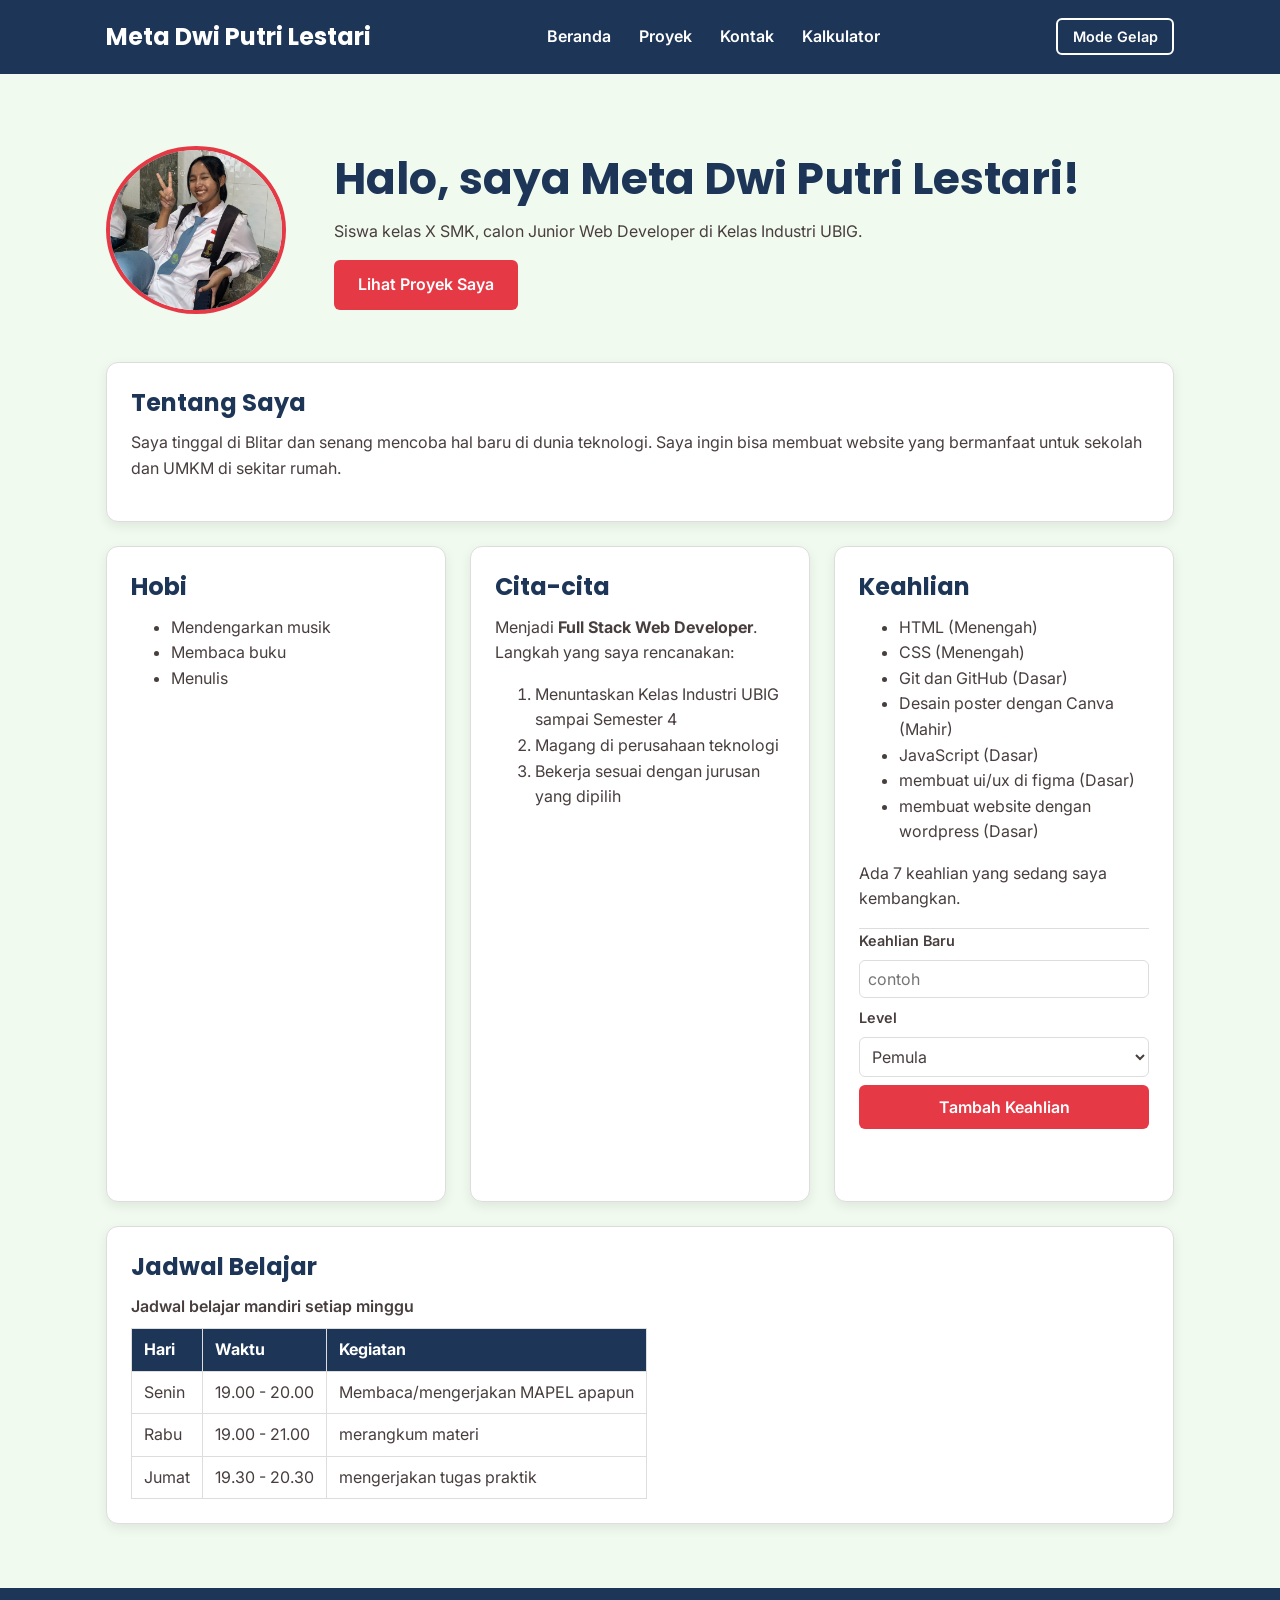
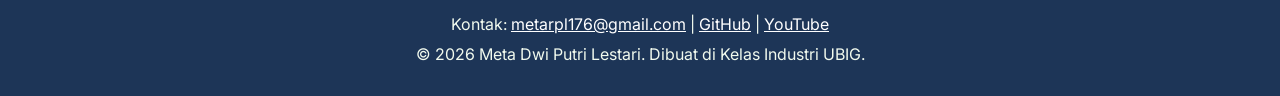
<file: index.html>
<!DOCTYPE html>
<html lang="id">
<head>
  <meta charset="UTF-8">
  <meta name="viewport" content="width=device-width, initial-scale=1.0">
  <title>Meta Dwi Putri Lestari | Beranda</title>
  <link rel="preconnect" href="https://fonts.googleapis.com">
  <link rel="preconnect" href="https://fonts.gstatic.com" crossorigin>
  <link href="https://fonts.googleapis.com/css2?family=Inter:wght@400;600&family=Poppins:wght@600;700&display=swap"
    rel="stylesheet">
  <link rel="icon" type="image/png" href="img/foto-profil.png">
  <link rel="stylesheet" href="css/style.css">
  <script src="js/main.js" defer></script>
  <script src="js/latihan.js" defer></script>
</head>

<body>
  <header>
    <div class="container navbar">
      <h1>Meta Dwi Putri Lestari</h1>
      <nav class="menu-laptop">
        <ul>
          <li><a href="index.html">Beranda</a></li>
          <li><a href="proyek.html">Proyek</a></li>
          <li><a href="kontak.html">Kontak</a></li>
          <li><a href="kalkulator.html">Kalkulator</a></li>
        </ul>
      </nav>
      <!-- Tantangan: menu ponsel yang bisa dibuka-tutup -->
      <details class="menu-ponsel">
        <summary>Menu</summary>
        <nav>
          <ul>
            <li><a href="index.html">Beranda</a></li>
            <li><a href="proyek.html">Proyek</a></li>
            <li><a href="kontak.html">Kontak</a></li>
            <li><a href="kalkulator.html">Kalkulator</a></li>
          </ul>
        </nav>
      </details>
       <button type="button" id="tombol-tema" class="tombol-tema">Mode Gelap</button>
    </div>
  </header>

  <main>
    <div class="container">
      <section class="hero">
        <img src="img/foto-profil.png" alt="Foto profil Meta Dwi Putri Lestari" width="180">
        <div>
          <h2>Halo, saya Meta Dwi Putri Lestari!</h2>
          <p>Siswa kelas X SMK, calon Junior Web Developer di Kelas Industri UBIG.</p>
          <a href="proyek.html" class="tombol">Lihat Proyek Saya</a>
        </div>
      </section>

      <section class="kartu">
        <h2>Tentang Saya</h2>
        <p>Saya tinggal di Blitar dan senang mencoba hal baru di dunia teknologi. Saya ingin bisa membuat website yang
          bermanfaat untuk sekolah dan UMKM di sekitar rumah.</p>
      </section>        

      <div class="daftar-kartu">
        <section class="kartu">
          <h2>Hobi</h2>
          <ul>
            <li>Mendengarkan musik</li>
            <li>Membaca buku</li>
            <li>Menulis</li>
          </ul>
        </section>

        <section class="kartu">
          <h2>Cita-cita</h2>
          <p>Menjadi <strong>Full Stack Web Developer</strong>. Langkah yang saya rencanakan:</p>
          <ol>
            <li>Menuntaskan Kelas Industri UBIG sampai Semester 4</li>
            <li>Magang di perusahaan teknologi</li>
            <li>Bekerja sesuai dengan jurusan yang dipilih</li>
          </ol>
        </section>
        <section class="kartu">
          <h2>Keahlian</h2>
          <ul id="daftar-skill"></ul>
          <p id="jumlah-skill"></p>
          <div class="tambah-skill">
            <!-- Input untuk nama keahlian -->
            <label for = "inpot-skill">Keahlian Baru</label>
            <input type ="text" id="input-skill" placeholder="contoh": Python>
            <!-- Select unutk level -->
             <label for ="level-baru">Level</label>
            <select id ="level-baru">
                <option value="pemula">Pemula</option>
                <option value="menengah">Menengah</option>
                <option value="mahir">Mahir</option>
            </select>
            
            <button id="tombol-skill">Tambah Keahlian</button>
            <p id="pesan-skill" class="keterangan"></p>
          </div>
        </section>

        <section class="kartu">
          <h2>Jadwal Belajar</h2>
          <table>
            <caption>Jadwal belajar mandiri setiap minggu</caption>
            <thead>
              <tr>
                <th>Hari</th>
                <th>Waktu</th>
                <th>Kegiatan</th>
              </tr>
            </thead>
            <tbody>
              <tr>
                <td>Senin</td>
                <td>19.00 - 20.00</td>
                <td>Membaca/mengerjakan MAPEL apapun </td>
              </tr>
              <tr>
                <td>Rabu</td>
                <td>19.00 - 21.00</td>
                <td>merangkum materi</td>
              </tr>
              <tr>
                <td>Jumat</td>
                <td>19.30 - 20.30</td>
                <td>mengerjakan tugas praktik</td>
              </tr>
            </tbody>
          </table>
        </section>
      </div>
  </main>


  <footer>
    <p>Kontak: <a href="mailto:metarpl176@gmail.com">metarpl176@gmail.com</a> |
      <a href="https://github.com/" target="_blank">GitHub</a> |
      <a href="https://www.youtube.com/" target="_blank">YouTube</a>
    </p>
    <p>&copy; 2026 Meta Dwi Putri Lestari. Dibuat di Kelas Industri UBIG.</p>
  </footer>
</body>

</html>
</file>
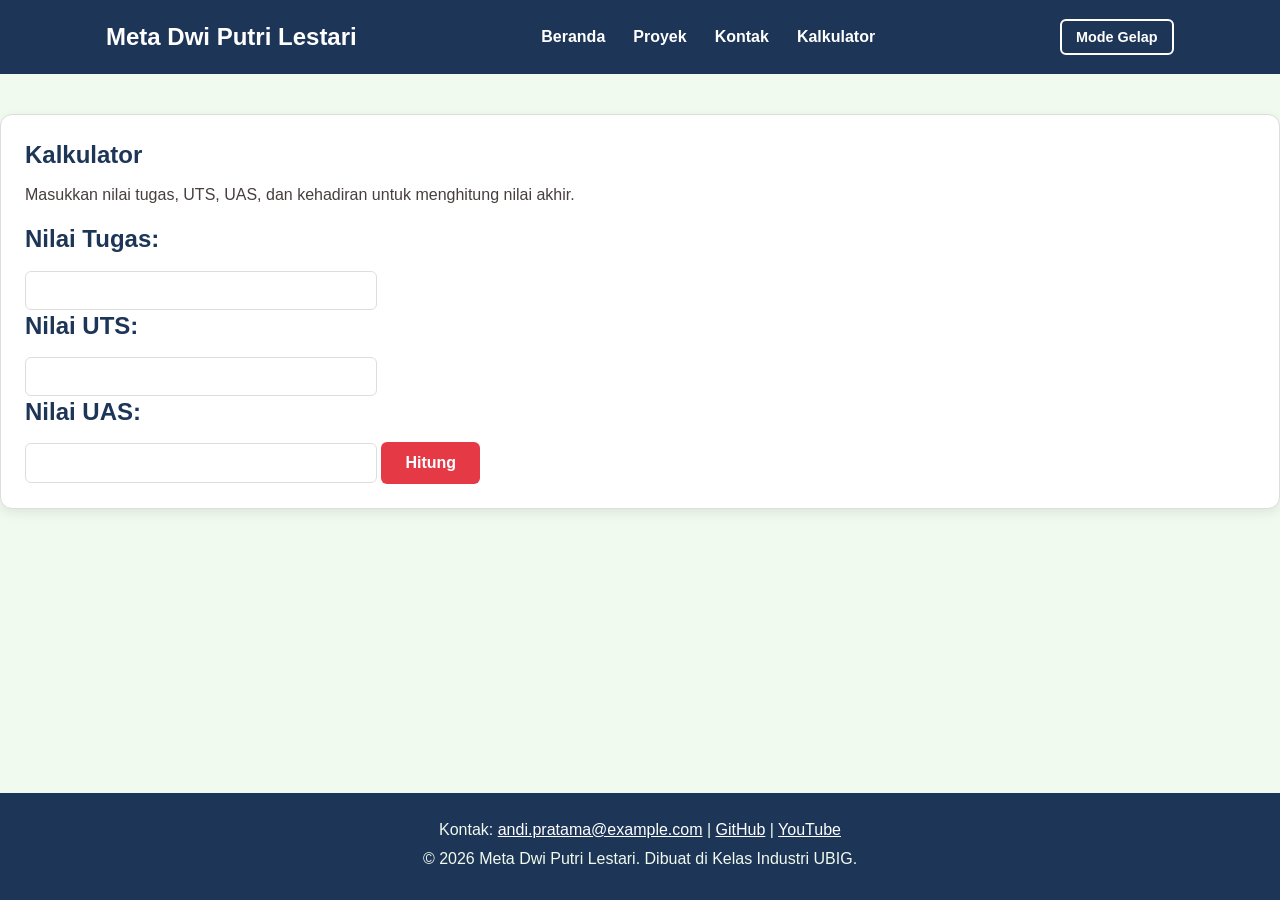
<file: kalkulator.html>
<!DOCTYPE html>
<html lang="en">
<head>
    <meta charset="UTF-8">
    <meta name="viewport" content="width=device-width, initial-scale=1.0">
    <title>Meta Dwi Putri Lestari  | Kalkulator</title>
    <link rel="stylesheet" href="css/kalkulator.css">
    <link rel="stylesheet" href="css/style.css">
    <script src="js/main.js" defer></script>
</head>
<body>
     <header>
    <div class="container navbar">
      <h1>Meta Dwi Putri Lestari</h1>
      <nav class="menu-laptop">
        <ul>
          <li><a href="index.html">Beranda</a></li>
          <li><a href="proyek.html">Proyek</a></li>
          <li><a href="kontak.html">Kontak</a></li>
          <li><a href="kalkulator.html">Kalkulator</a></li>
        </ul>
      </nav>
      <!-- Tantangan: menu ponsel yang bisa dibuka-tutup -->
      <details class="menu-ponsel">
        <summary>Menu</summary>
        <nav>
          <ul>
            <li><a href="index.html">Beranda</a></li>
            <li><a href="proyek.html">Proyek</a></li>
            <li><a href="kontak.html">Kontak</a></li>
            <li><a href="kalkulator.html">Kalkulator</a></li>
          </ul>
        </nav>
      </details>
      <button type="button" id="tombol-tema" class="tombol-tema">Mode Gelap</button>
    </div>
  </header>
    <main>
        <div class="container-kalkulator">
            <div class="kartu">
                <h2>Kalkulator</h2>
                <p>Masukkan nilai tugas, UTS, UAS, dan kehadiran untuk menghitung nilai akhir.</p>
                <div id="kalkulatorForm">
                    <h2>Nilai Tugas:</h2>
                    <input type="number" id="nilaiTugas" name="nilaiTugas" required>
                    
                    <h2>Nilai UTS:</h2>
                    <input type="number" id="nilaiUts" name="nilaiUts" required>
                    
                    <h2>Nilai UAS:</h2>
                    <input type="number" id="nilaiUas" name="nilaiUas" required>
                    
                    <button type="button" id="hitungButton">Hitung</button>
                </div>
                <div id="hasil"></div>
            </div>
        </div>
    </main>

    <footer>
    <p>Kontak: <a href="mailto:andi.pratama@example.com">andi.pratama@example.com</a> |
      <a href="https://github.com/" target="_blank">GitHub</a> |
      <a href="https://www.youtube.com/" target="_blank">YouTube</a></p>
    <p>&copy; 2026 Meta Dwi Putri Lestari. Dibuat di Kelas Industri UBIG.</p>
  </footer>

  <script src="js/kalkulator.js"></script>

</body>
</html>
</file>
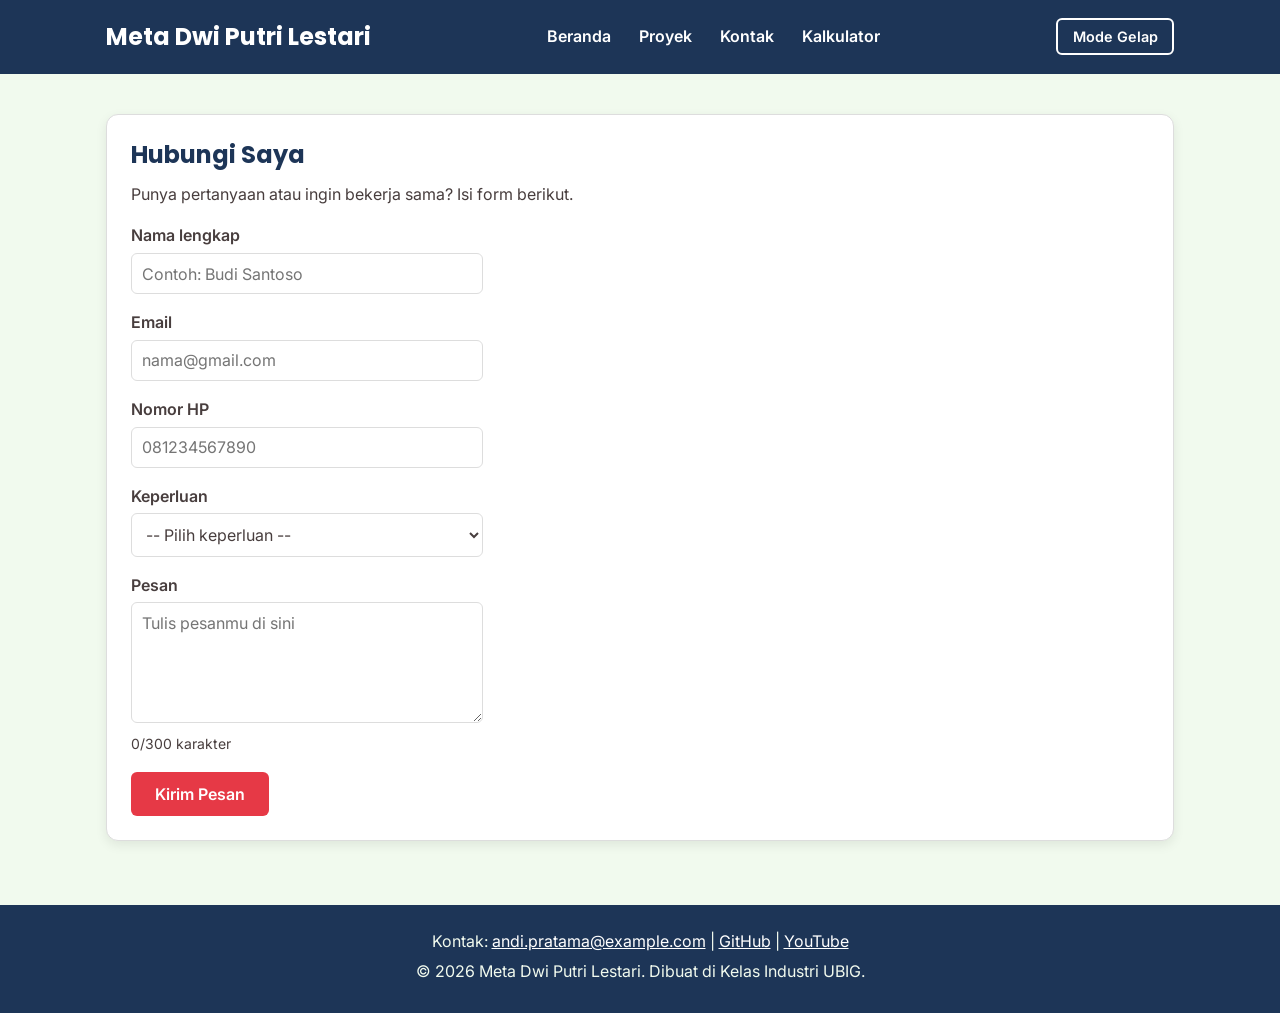
<file: kontak.html>
<!DOCTYPE html>
<html lang="id">

<head>
  <meta charset="UTF-8">
  <meta name="viewport" content="width=device-width, initial-scale=1.0">
  <title>Meta Dwi Putri Lestari | Kontak</title>
  <link rel="preconnect" href="https://fonts.googleapis.com">
  <link rel="preconnect" href="https://fonts.gstatic.com" crossorigin>
  <link href="https://fonts.googleapis.com/css2?family=Inter:wght@400;600&family=Poppins:wght@600;700&display=swap"
    rel="stylesheet">
  <link rel="stylesheet" href="css/style.css">
  <script src="js/main.js" defer></script>
</head>

<body>
<header>
  <div class="container navbar">
    <h1>Meta Dwi Putri Lestari</h1>
    <nav class="menu-laptop">
      <ul>
        <li><a href="index.html">Beranda</a></li>
        <li><a href="proyek.html">Proyek</a></li>
        <li><a href="kontak.html">Kontak</a></li>
        <li><a href="kalkulator.html">Kalkulator</a></li>
      </ul>
    </nav>
    <!-- Tantangan: menu ponsel yang bisa dibuka-tutup -->
    <details class="menu-ponsel">
      <summary>Menu</summary>
      <nav>
        <ul>
          <li><a href="index.html">Beranda</a></li>
          <li><a href="proyek.html">Proyek</a></li>
          <li><a href="kontak.html">Kontak</a></li>
          <li><a href="kalkulator.html">Kalkulator</a></li>
        </ul>
      </nav>
    </details>
    <button type="button" id="tombol-tema" class="tombol-tema">Mode Gelap</button>
  </div>
  </header>

  <main>
    <div class="container">
      <section class="kartu">
        <h2>Hubungi Saya</h2>
        <p>Punya pertanyaan atau ingin bekerja sama? Isi form berikut.</p>

        <form>
          <p>
            <label for="nama">Nama lengkap</label><br>
            <input type="text" id="nama" name="nama" placeholder="Contoh: Budi Santoso" required>
          </p>
          <p>
            <label for="email">Email</label><br>
            <input type="email" id="email" name="email" placeholder="nama@gmail.com" required>
          </p>
          <p>
            <label for="hp">Nomor HP</label><br>
            <input type="tel" id="hp" name="hp" placeholder="081234567890" required>
          </p>
          <p>
            <label for="keperluan">Keperluan</label><br>
            <select id="keperluan" name="keperluan" required>
              <option value="">-- Pilih keperluan --</option>
              <option value="bertanya">Bertanya</option>
              <option value="kerja-sama">Kerja sama proyek</option>
              <option value="lainnya">Lainnya</option>
            </select>
          </p>
          <p>
            <label for="pesan">Pesan</label><br>
            <textarea id="pesan" name="pesan" rows="5" cols="40" maxlength="300" placeholder="Tulis pesanmu di sini"
              required></textarea><br>
            <span id="hitung-karakter" class="keterangan">0/300 karakter</span>
          </p>
          <button type="submit">Kirim Pesan</button>
        </form>
      </section>
    </div>
  </main>

  <footer>
    <p>Kontak: <a href="mailto:andi.pratama@example.com">andi.pratama@example.com</a> |
      <a href="https://github.com/" target="_blank">GitHub</a> |
      <a href="https://www.youtube.com/" target="_blank">YouTube</a>
    </p>
    <p>&copy; 2026 Meta Dwi Putri Lestari. Dibuat di Kelas Industri UBIG.</p>
  </footer>
</body>

</html>
</file>
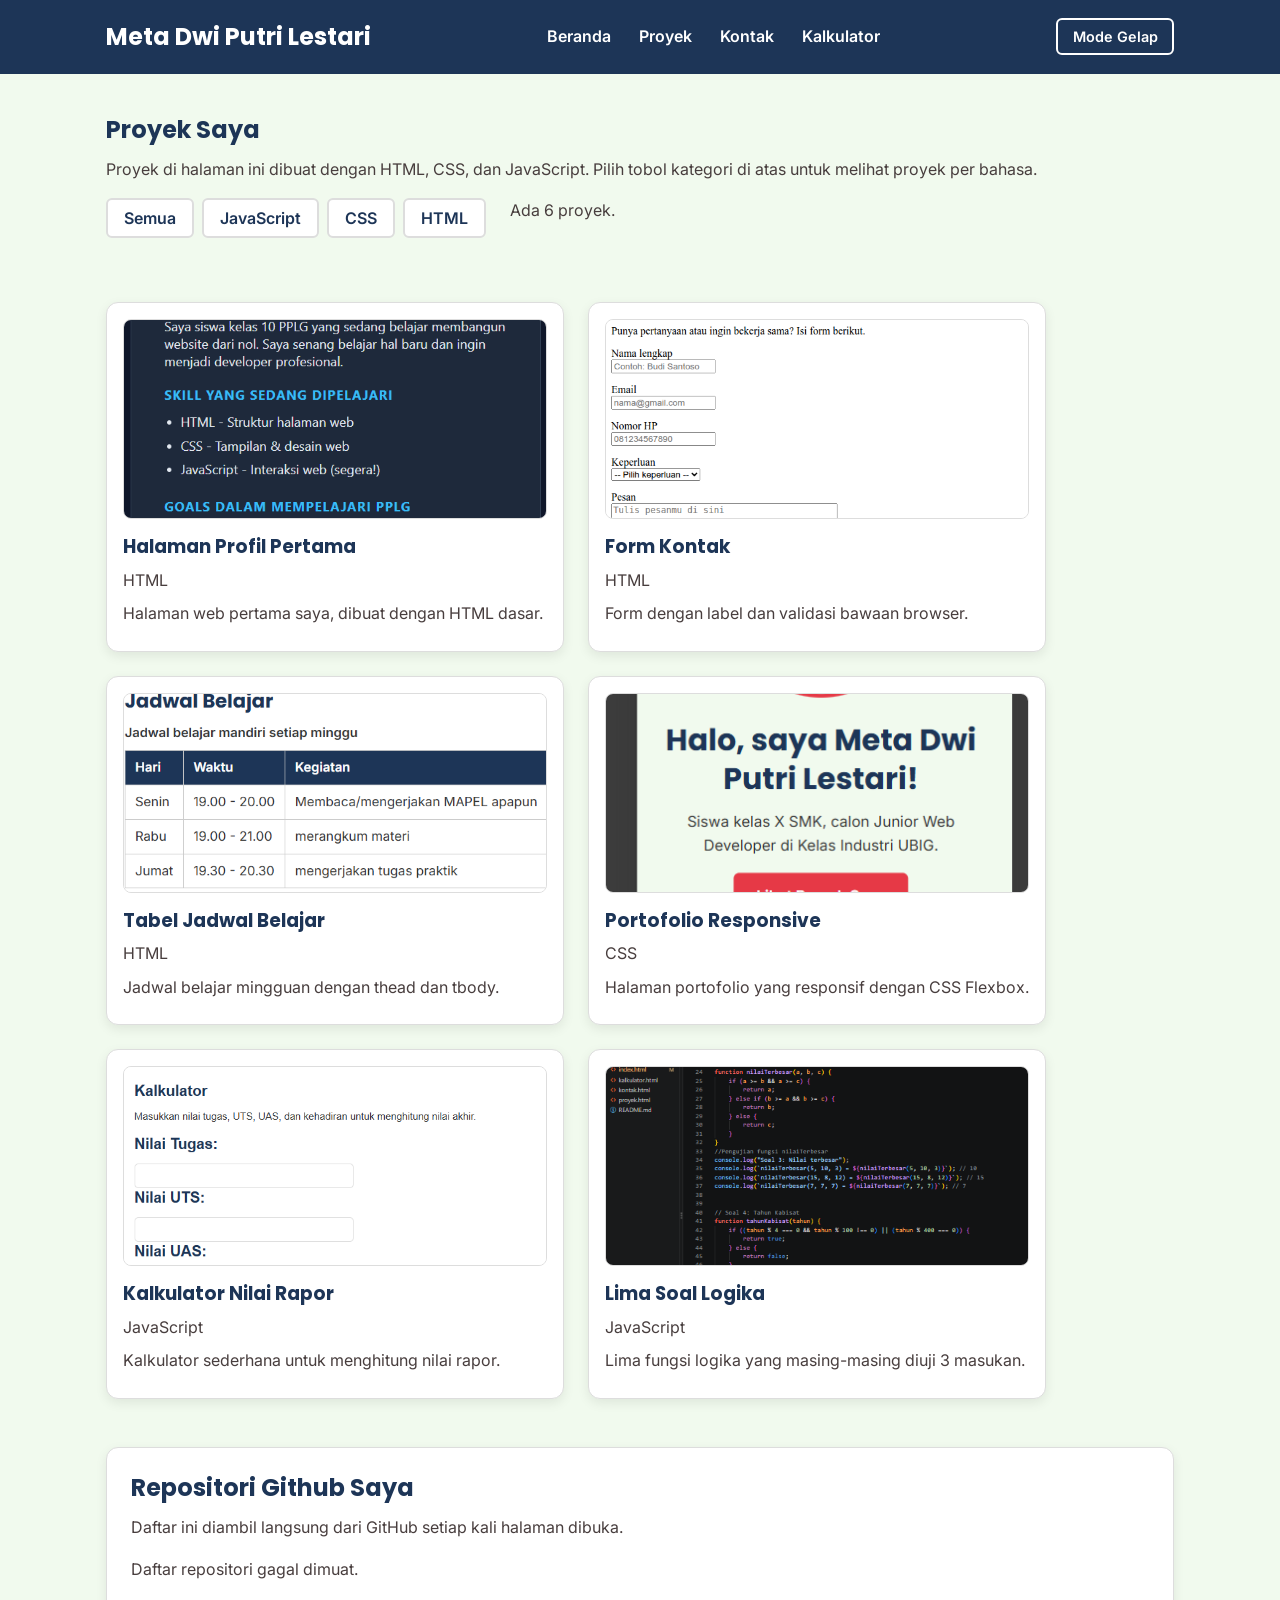
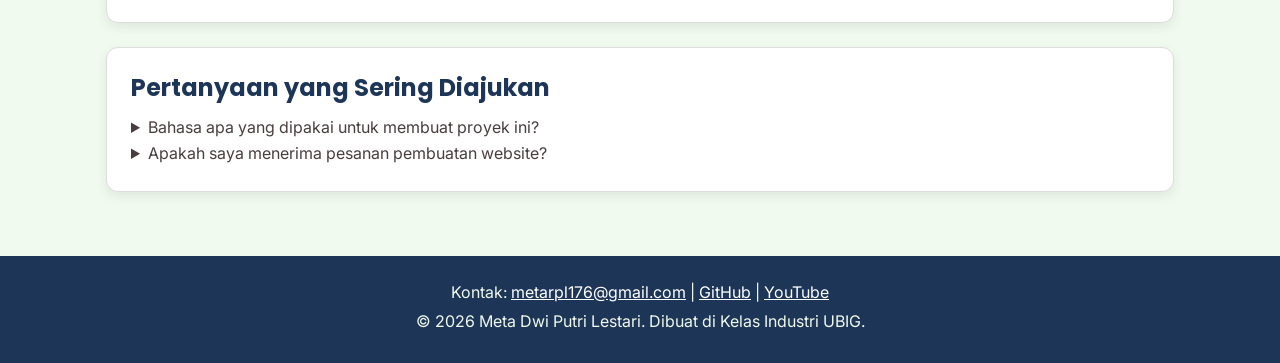
<file: proyek.html>
<!DOCTYPE html>
<html lang="id">

<head>
  <meta charset="UTF-8">
  <meta name="viewport" content="width=device-width, initial-scale=1.0">
  <title>Meta Dwi Putri Lestari | Proyek</title>
  <link rel="preconnect" href="https://fonts.googleapis.com">
  <link rel="preconnect" href="https://fonts.gstatic.com" crossorigin>
  <link href="https://fonts.googleapis.com/css2?family=Inter:wght@400;600&family=Poppins:wght@600;700&display=swap"
    rel="stylesheet">
  <link rel="preconnect" href="https://api.github.com">
  <link rel="stylesheet" href="css/style.css">
  <script src="js/main.js" defer></script>
</head>

<body>
  <header>
    <div class="container navbar">
      <h1>Meta Dwi Putri Lestari</h1>
      <nav class="menu-laptop">
        <ul>
          <li><a href="index.html">Beranda</a></li>
          <li><a href="proyek.html">Proyek</a></li>
          <li><a href="kontak.html">Kontak</a></li>
          <li><a href="kalkulator.html">Kalkulator</a></li>
        </ul>
      </nav>
      <!-- Tantangan: menu ponsel yang bisa dibuka-tutup -->
      <details class="menu-ponsel">
        <summary>Menu</summary>
        <nav>
          <ul>
            <li><a href="index.html">Beranda</a></li>
            <li><a href="proyek.html">Proyek</a></li>
            <li><a href="kontak.html">Kontak</a></li>
            <li><a href="kalkulator.html">Kalkulator</a></li>
          </ul>
        </nav>
      </details>
      <button type="button" id="tombol-tema" class="tombol-tema">Mode Gelap</button>
    </div>
  </header>

  <main>
    <div class="container">
      <section>
        <h2>Proyek Saya</h2>
        <p>Proyek di halaman ini dibuat dengan HTML, CSS, dan JavaScript.
          Pilih tobol kategori di atas untuk melihat proyek per bahasa.
        </p>

        <div class="daftar-kartu">
          <div class="filter">
            <button type="button" class="tombol-filter" id="filter-semua">Semua</button>
            <button type="button" class="tombol-filter" id="filter-javascript">JavaScript</button>
            <button type="button" class="tombol-filter" id="filter-css">CSS</button>
            <button type="button" class="tombol-filter" id="filter-html">HTML</button>

          </div>
          <p id="jumlah-proyek"></p>
          <div class="daftar-kartu" id="daftar-proyek"></div>
        </div>
      </section>
      <!-- SECTIO REPOSITORI -->
      <section class="kartu">
        <h2>Repositori Github Saya</h2>
        <p>Daftar ini diambil langsung dari GitHub setiap kali halaman dibuka.</p>
        <p id="status-repo"></p>
        <ul id="daftar-repo"></ul>
      </section>

      <!-- FAQ dengan details dan summary -->
      <section class="kartu">
        <h2>Pertanyaan yang Sering Diajukan</h2>
        <details>
          <summary>Bahasa apa yang dipakai untuk membuat proyek ini?</summary>
          <p>Semua proyek di halaman ini dibuat dengan HTML. Tampilannya akan saya rapikan dengan CSS mulai Minggu 03.
          </p>
        </details>
        <details>
          <summary>Apakah saya menerima pesanan pembuatan website?</summary>
          <p>Belum, saya masih belajar. Namun kamu tetap boleh menghubungi saya melalui halaman Kontak.</p>
        </details>
      </section>
    </div>
  </main>

  <footer>
    <p>Kontak: <a href="mailto:metarpl176@gmail.com">metarpl176@gmail.com</a> |
      <a href="https://github.com/" target="_blank">GitHub</a> |
      <a href="https://www.youtube.com/" target="_blank">YouTube</a>
    </p>
    <p>&copy; 2026 Meta Dwi Putri Lestari. Dibuat di Kelas Industri UBIG.</p>
  </footer>
</body>

</html>
</file>
<file: css/style.css>
/* Gaya portofolio Meta Dwi Putri Lestari */

/* 0. Variabel warna mode terang */
:root {
  --warna-utama: #1D3557;
  --warna-judul: #1D3557;
  --warna-aksen: #E63946;
  --warna-tautan: #E63946;
  --warna-latar: #F1FAEE;
  --warna-teks: #483e3e;
  --warna-kartu: #FFFFFF;
  --warna-garis: #DDDDDD;
  --warna-ikon-menu: #dddd;
}

body.gelap {
  --warna-utama: #0e1c33;
  --warna-judul: #bfddde;
  --warna-tautan: #FF8A8A;
  --warna-latar: #2f2f33;
  --warna-teks: #E3E8EE;
  --warna-kartu: #24313f;
  --warna-garis: #34465A;
  --warna-ikon-menu: #fff;
}

/* 1. Reset */
* {
  box-sizing: border-box;
  margin: 0;
}

.keterangan {
  font-size: 0.875rem;
}

img {
  max-width: 100%;
  height: auto;
}

/* 2. Dasar halaman: warna dan huruf */
body {
  font-family: "Inter", Arial, sans-serif;
  font-size: 1rem;
  line-height: 1.6;
  color: var(--warna-teks);
  background-color: var(--warna-latar);
}

h1,
h2,
h3 {
  font-family: "Poppins", Arial, sans-serif;
  color: var(--warna-judul);
  line-height: 1.3;
}

h2 {
  margin-bottom: 0.75rem;
}

p,
ul,
ol {
  margin-bottom: 1rem;
}

a {
  color: var(--warna-tautan);
}

/* 3. Wadah, header, dan menu */
.container {
  max-width: 1100px;
  margin: 0 auto;
  padding: 0 1rem;
}

header {
  background-color: var(--warna-utama);
  color: var(--warna-kartu);
  padding: 1rem 0;
}

header h1 {
  color: #FFFFFF;
  font-size: 1.5rem;
}

.navbar {
  display: flex;
  flex-wrap: wrap;
  justify-content: space-between;
  align-items: center;
  gap: 0.5rem;
}

nav ul {
  display: flex;
  gap: 0.25rem;
  padding: 0;
  margin: 0;
  list-style: none;
}

nav a {
  display: inline-block;
  padding: 0.5rem 0.75rem;
  border-radius: 6px;
  color: #FFFFFF;
  font-weight: 600;
  text-decoration: none;
}

/* Menu ponsel */
.menu-laptop {
  display: none;
}

.menu-ponsel summary {
  padding: 0.5rem 0.75rem;
  border: 1px solid var(--warna-ikon-menu);
  border-radius: 6px;
  font-weight: 600;
  cursor: pointer;
}

.menu-ponsel ul {
  flex-direction: column;
  margin-top: 0.5rem;
}

/* 4. Isi utama, hero, dan kartu */
main {
  padding: 1.5rem 0;
}

.hero {
  display: flex;
  flex-direction: column;
  align-items: center;
  gap: 1.5rem;
  padding: 1rem 0 2rem;
  text-align: center;
}

.hero img {
  border: 4px solid var(--warna-aksen);
  border-radius: 50%;
}

.hero h2 {
  font-size: 2rem;
}

.tombol {
  display: inline-block;
  padding: 0.75rem 1.5rem;
  border-radius: 6px;
  background-color: var(--warna-aksen);
  color: #FFFFFF;
  font-weight: 600;
  text-decoration: none;
}

.kartu {
  background-color: var(--warna-kartu);
  padding: 1rem;
  margin-bottom: 1.5rem;
  border: 1px solid var(--warna-garis);
  border-radius: 12px;
  box-shadow: 0 4px 12px rgba(0, 0, 0, 0.08);
}

.daftar-kartu {
  display: flex;
  flex-wrap: wrap;
  gap: 1.5rem;
  margin-bottom: 1.5rem;
}

.daftar-kartu .kartu {
  flex: 1 1 280px;
  margin-bottom: 0;
}

article img {
  border-radius: 8px;
  border: 1px solid var(--warna-garis);
}

/* 5. Tabel */
table {
  border-collapse: collapse;
}

caption {
  font-weight: 600;
  text-align: left;
  margin-bottom: 0.5rem;
}

th,
td {
  border: 1px solid var(--warna-garis);
  padding: 0.5rem 0.75rem;
  text-align: left;
}

th {
  background-color: var(--warna-utama);
  color: var(--warna-kartu);
}

/* 6. Form */
label {
  font-weight: 600;
}

input,
select,
textarea {
  width: 100%;
  max-width: 22rem;
  padding: 0.6rem;
  margin-top: 0.25rem;
  border: 1px solid var(--warna-garis);
  border-radius: 6px;
  font-family: inherit;
  font-size: 1rem;
  background-color: var(--warna-kartu);
  color: var(--warna-teks);
}

button {
  padding: 0.75rem 1.5rem;
  border: none;
  border-radius: 6px;
  background-color: var(--warna-aksen);
  color: var(--warna-kartu);
  font-family: inherit;
  font-size: 1rem;
  font-weight: 600;
  cursor: pointer;
}

/* 7. Footer */
footer {
  background-color: var(--warna-utama);
  color: var(--warna-latar);
  text-align: center;
  padding: 1.5rem;
}

footer p {
  margin-bottom: 0.25rem;
}

footer a {
  color: var(--warna-kartu);
}

/* 8. Tablet: lebar layar 768px ke atas */
@media (min-width: 768px) {
  .menu-laptop {
    display: block;
  }

  .menu-ponsel {
    display: none;
  }

  .hero {
    flex-direction: row;
    padding: 2rem 0 3rem;
    text-align: left;
  }

  .kartu {
    padding: 1.5rem;
  }
}

/* 9. Laptop: lebar layar 1024px ke atas */
@media (min-width: 1024px) {
  main {
    padding: 2.5rem 0;
  }

  .hero {
    gap: 3rem;
  }

  .hero h2 {
    font-size: 2.75rem;
  }
}

/* 10. Tombol tema */
.tombol-tema {
  padding: 0.5rem 0.9rem;
  border: 2px solid #FFFFFF;
  background-color: transparent;
  color: #FFFFFF;
  font-size: 0.9rem;
}

.filter {
  display: flex;
  flex-wrap: wrap;
  gap: 0.5rem;
  margin-bottom: 1rem;
}

.tombol-filter {
  padding: 0.5rem 1rem;
  border: 2px solid var(--warna-garis);
  background-color: var(--warna-kartu);
  color: var(--warna-judul);
}
/* Tombol filter yang sedang aktif */
.tombol-filter.aktif {
    background-color: var(--warna-aksen);
    color: #FFFFFF;
    border-color: var(--warna-aksen);
}
.label {
  display: inline-block;
  padding: 0.1rem 0.6rem;
  margin-bottom: 0.5rem;
  border-radius: 999px;
  background-color: var(--warna-latar);
  color: var(--warna-judul);
  font-size: 0.85rem;
  font-weight: 600;
}


/* 11. Tampilan kartu proyek */

#daftar-proyek {
    display: grid;
    grid-template-columns: repeat(2, minmax(0, 1fr));
    gap: 1.5rem;
    margin-top: 1.5rem;
    margin-bottom: 1.5rem;
}

.kartu-proyek {
    background-color: var(--warna-kartu);
    padding: 1rem;
    border: 1px solid var(--warna-garis);
    border-radius: 12px;
    box-shadow: 0 4px 12px rgba(0, 0, 0, 0.08);
}

.kartu-proyek img {
    width: 100%;
    height: 200px;
    object-fit: cover;
    border-radius: 8px;
    border: 1px solid var(--warna-garis);
    display: block;
    margin-bottom: 1rem;
}

.kartu-proyek h3 {
    margin-bottom: 0.5rem;
}

.kartu-proyek p {
    margin-bottom: 0.5rem;
}

/* Tampilan HP */
@media (max-width: 600px) {
    #daftar-proyek {
        grid-template-columns: 1fr;
    }
}
/* Menambah Keahlian */
.tambah-skill {
    display: flex;
    flex-direction: column;
    gap: 0.5rem;
    margin-top: 1rem;
    padding-bottom: 1rem;
    border-top: 1px solid var(--warna-garis);
    
}
.tambah-skill label {
    font-size: 0.9rem;
    color: var(--warna-teks);
    font-weight: 600;
    margin-bottom: -0.25rem;
}

.tambah-skill input, 
.tambah-skill select {
    width: 100%;
    padding: 0.5rem;
    border: 1px solid var(--warna-garis);
    border-radius: 6px;
    font-family: inherit;
}
#pesan-skill {
    margin-top: 0.5rem;
    font-weight: 600;
    color: var(--warna-aksen);
}
</file>
<file: css/kalkulator.css>
/* 1. Reset */
* {
  box-sizing: border-box;
  margin: 0;
}

img {
  max-width: 100%;
  height: auto;
}

/* 2. Dasar halaman: warna dan huruf */
body {
  font-family: "Inter", Arial, sans-serif;
  font-size: 1rem;
  line-height: 1.6;
  color: #333333;
  background-color: #F1FAEE;
}

h1, h2, h3 {
  font-family: "Poppins", Arial, sans-serif;
  color: #1D3557;
  line-height: 1.3;
}

h2 {
  margin-bottom: 0.75rem;
}

p, ul, ol {
  margin-bottom: 1rem;
}

a {
  color: #E63946;
}

/* 3. Wadah, header, dan menu */
.container {
  max-width: 1100px;
  margin: 0 auto;
  padding: 0 1rem;
}

header {
  background-color: #1D3557;
  color: #FFFFFF;
  padding: 1rem 0;
}

header h1 {
  color: #FFFFFF;
  font-size: 1.5rem;
}

.navbar {
  display: flex;
  flex-wrap: wrap;
  justify-content: space-between;
  align-items: center;
  gap: 0.5rem;
}

nav ul {
  display: flex;
  gap: 0.25rem;
  padding: 0;
  margin: 0;
  list-style: none;
}

nav a {
  display: inline-block;
  padding: 0.5rem 0.75rem;
  border-radius: 6px;
  color: #FFFFFF;
  font-weight: 600;
  text-decoration: none;
}

/* Tantangan: menu ponsel buka-tutup dengan details */
.menu-laptop {
  display: none;
}

.menu-ponsel summary {
  padding: 0.5rem 0.75rem;
  border: 1px solid #FFFFFF;
  border-radius: 6px;
  font-weight: 600;
  cursor: pointer;
}

.menu-ponsel ul {
  flex-direction: column;
  margin-top: 0.5rem;
}

/* 4. Isi utama, hero, dan kartu */
main {
  padding: 1.5rem 0;
}

.hero {
  display: flex;
  flex-direction: column;
  align-items: center;
  gap: 1.5rem;
  padding: 1rem 0 2rem;
  text-align: center;
}

.hero img {
  border: 4px solid #E63946;
  border-radius: 50%;
}

.hero h2 {
  font-size: 2rem;
}

.tombol {
  display: inline-block;
  padding: 0.75rem 1.5rem;
  border-radius: 6px;
  background-color: #E63946;
  color: #FFFFFF;
  font-weight: 600;
  text-decoration: none;
}

.kartu {
  background-color: #FFFFFF;
  padding: 1rem;
  margin-bottom: 1.5rem;
  border: 1px solid #DDDDDD;
  border-radius: 12px;
  box-shadow: 0 4px 12px rgba(0, 0, 0, 0.08);
}

.daftar-kartu {
  display: flex;
  flex-wrap: wrap;
  gap: 1.5rem;
  margin-bottom: 1.5rem;
}

.daftar-kartu .kartu {
  flex: 1 1 280px;
  margin-bottom: 0;
}

article img {
  border-radius: 8px;
  border: 1px solid #DDDDDD;
}

/* 5. Tabel */
table {
  border-collapse: collapse;
}

caption {
  font-weight: 600;
  text-align: left;
  margin-bottom: 0.5rem;
}

th, td {
  border: 1px solid #CCCCCC;
  padding: 0.5rem 0.75rem;
  text-align: left;
}

th {
  background-color: #1D3557;
  color: #FFFFFF;
}

/* 6. Form */
label {
  font-weight: 600;
}

input, select, textarea {
  width: 100%;
  max-width: 22rem;
  padding: 0.6rem;
  margin-top: 0.25rem;
  border: 1px solid #CCCCCC;
  border-radius: 6px;
  font-family: inherit;
  font-size: 1rem;
}

button {
  padding: 0.75rem 1.5rem;
  border: none;
  border-radius: 6px;
  background-color: #E63946;
  color: #FFFFFF;
  font-family: inherit;
  font-size: 1rem;
  font-weight: 600;
  cursor: pointer;
}

/* 7. Footer */
footer {
  background-color: #1D3557;
  color: #F1FAEE;
  text-align: center;
  padding: 1.5rem;
}

footer p {
  margin-bottom: 0.25rem;
}

footer a {
  color: #FFFFFF;
}

/* 8. Tablet: lebar layar 768px ke atas */
@media (min-width: 768px) {
  .menu-laptop {
    display: block;
  }

  .menu-ponsel {
    display: none;
  }

  .hero {
    flex-direction: row;
    padding: 2rem 0 3rem;
    text-align: left;
  }

  .kartu {
    padding: 1.5rem;
  }
}
body {

  min-height: 100vh;
  display: flex;
  flex-direction: column;
}

main {
  flex: 1;
  padding: 1.5rem 0;
}


/* 9. Laptop: lebar layar 1024px ke atas */
@media (min-width: 1024px) {
  main {
    padding: 2.5rem 0;
  }

  .hero {
    gap: 3rem;
  }

  .hero h2 {
    font-size: 2.75rem;
  }
}  
body {

  min-height: 100vh;
  display: flex;
  flex-direction: column;
}

main {
  flex: 1;
  padding: 1.5rem 0;
}
</file>
